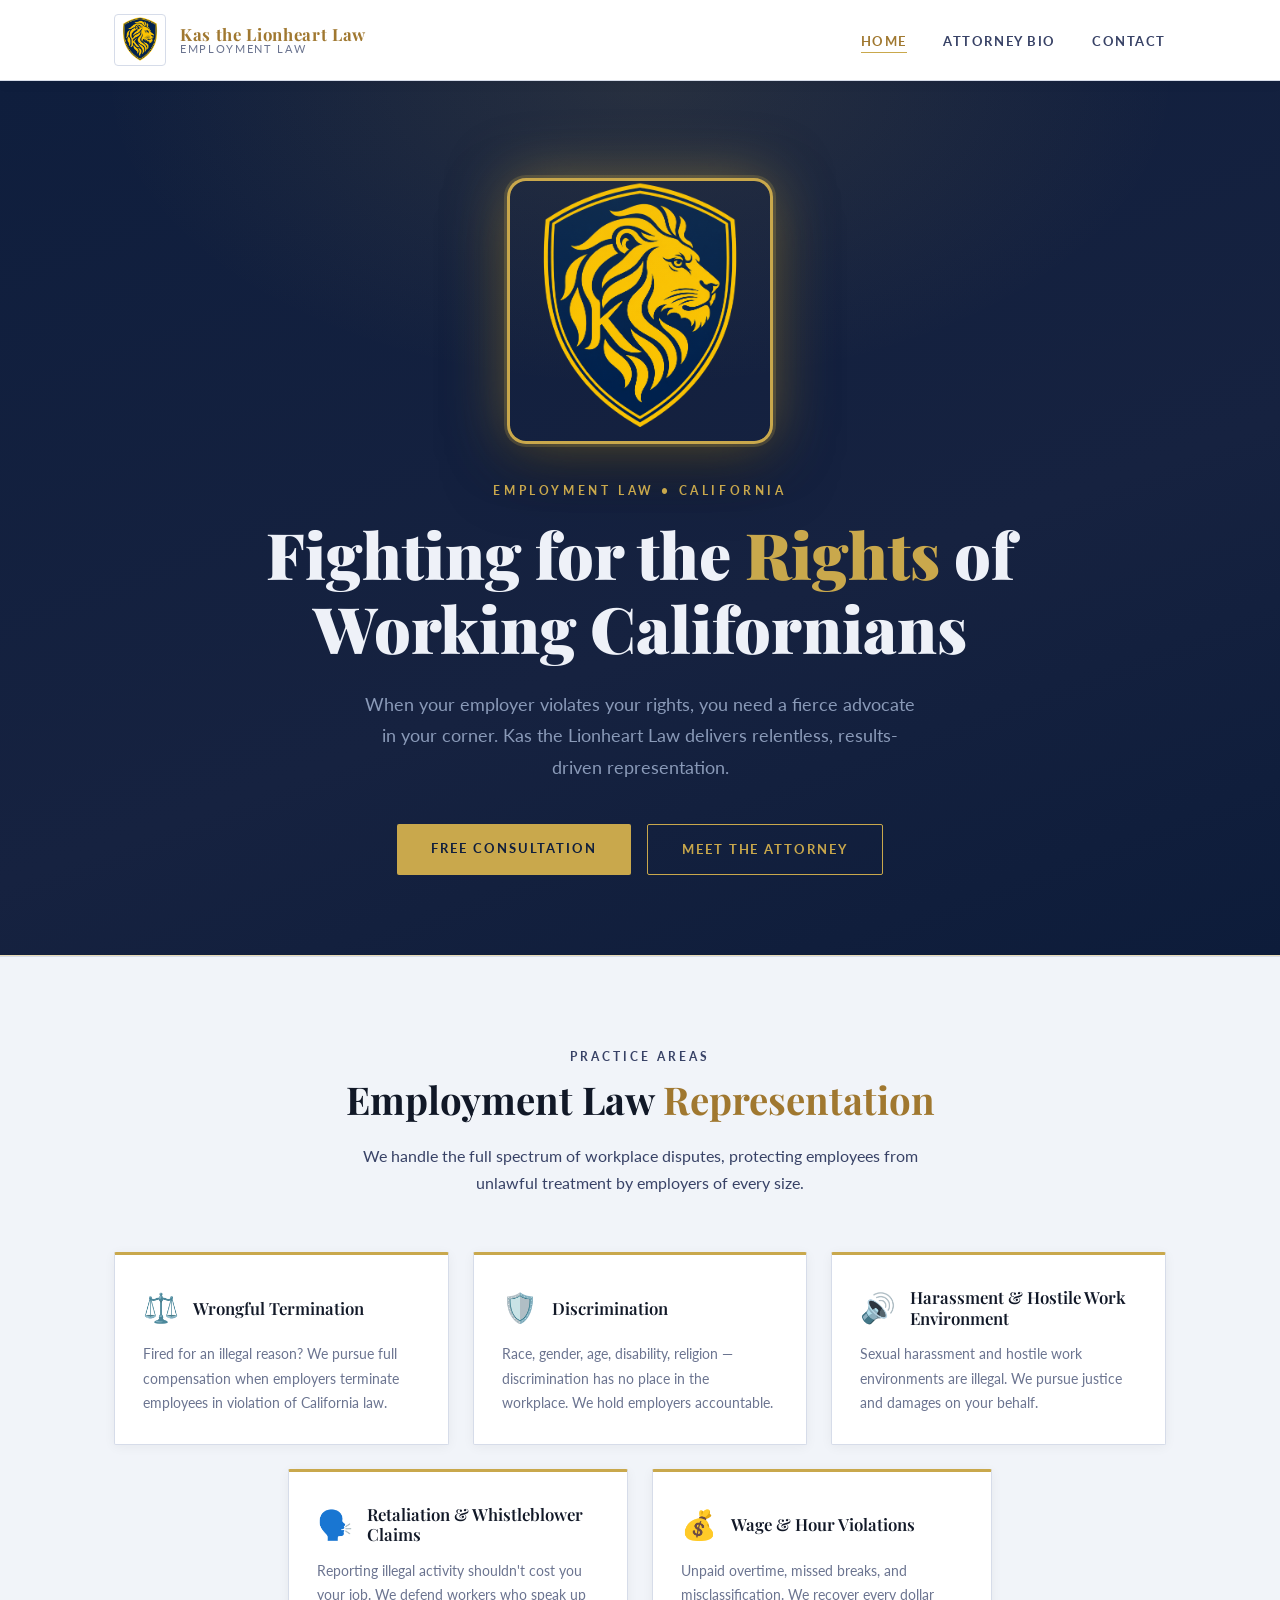
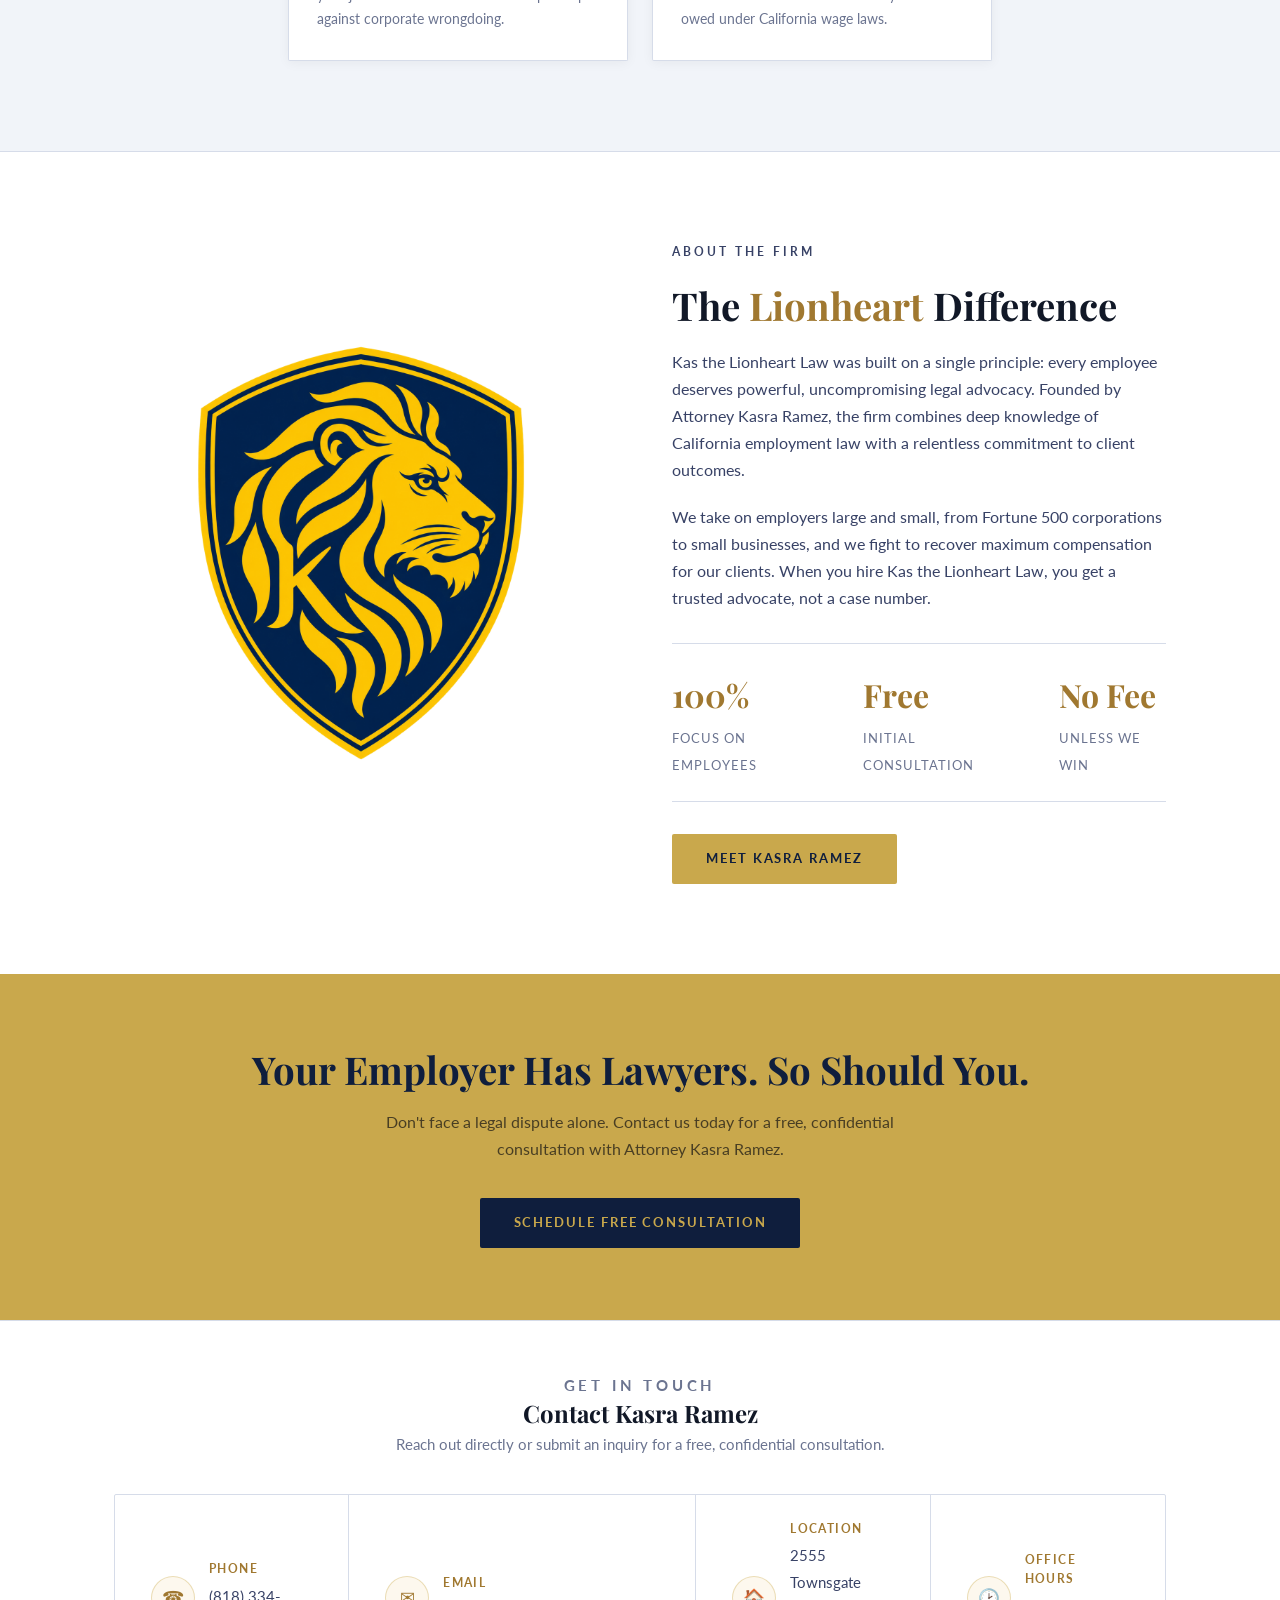
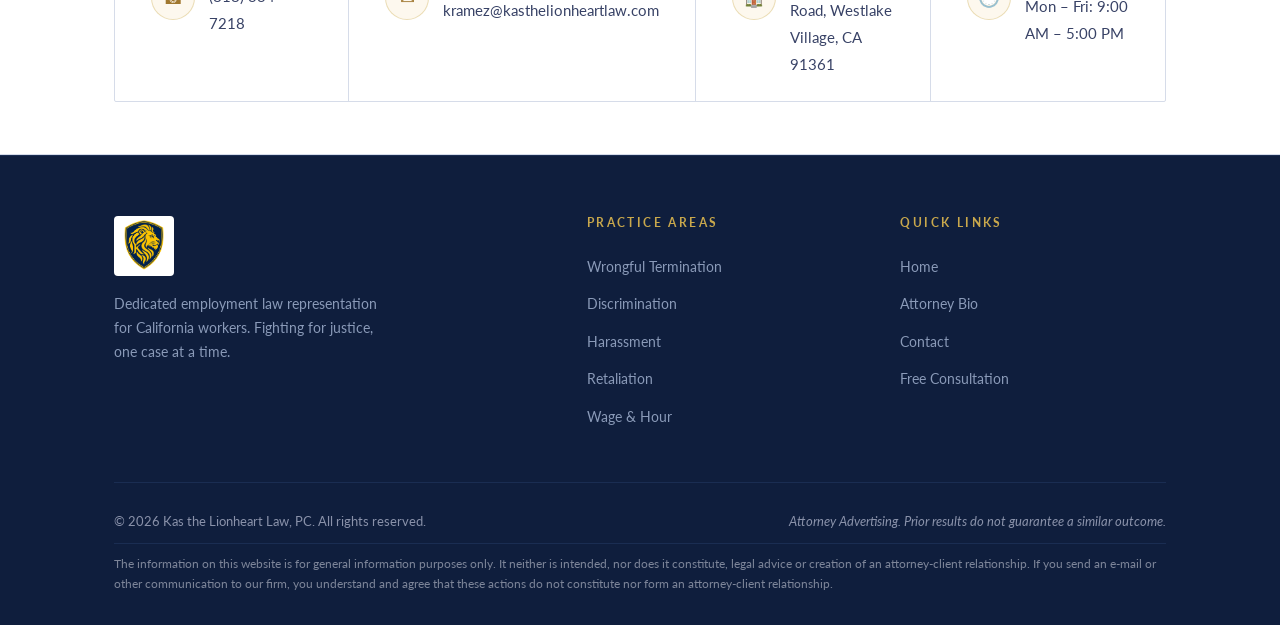
<file: index.html>
<!DOCTYPE html>
<html lang="en">
<head>
  <meta charset="UTF-8" />
  <meta name="viewport" content="width=device-width, initial-scale=1.0" />
  <title>Kas the Lionheart Law | Employment Law Attorney California</title>
  <meta name="description" content="Kas the Lionheart Law — Aggressive employment law representation in California. Attorney Kasra Ramez fights for workers' rights." />
  <link rel="stylesheet" href="styles.css" />
</head>
<body>

  <!-- ===== NAVIGATION ===== -->
  <nav class="navbar">
    <div class="container">
      <a href="index.html" class="navbar-brand">
        <img src="images/logo.png" alt="Kas the Lionheart Law Logo" />
        <div class="brand-text">
          <span class="firm-name">Kas the Lionheart Law</span>
          <span class="firm-sub">Employment Law</span>
        </div>
      </a>
      <ul class="nav-links">
        <li><a href="index.html" class="active">Home</a></li>
        <li><a href="bio.html">Attorney Bio</a></li>
        <li><a href="contact.html">Contact</a></li>
      </ul>
    </div>
  </nav>

  <!-- ===== HERO ===== -->
  <section class="hero">
    <div class="container">
      <div class="hero-logo-wrap">
        <img src="images/logo.png" alt="Kas the Lionheart Law" />
      </div>
      <p class="hero-eyebrow">Employment Law &bull; California</p>
      <h1>
        Fighting for the <em>Rights</em> of Working Californians
      </h1>
      <p class="hero-tagline">
        When your employer violates your rights, you need a fierce advocate in your corner.
        Kas the Lionheart Law delivers relentless, results-driven representation.
      </p>
      <div class="hero-cta">
        <a href="contact.html" class="btn btn-gold">Free Consultation</a>
        <a href="bio.html" class="btn btn-outline">Meet the Attorney</a>
      </div>
    </div>
  </section>

  <hr class="gold-rule" />

  <!-- ===== SERVICES ===== -->
  <section class="services">
    <div class="container">
      <div class="services-header">
        <p class="section-label">Practice Areas</p>
        <h2 class="section-title">Employment Law <span>Representation</span></h2>
        <p style="max-width:560px;margin:0 auto;font-size:1rem;">
          We handle the full spectrum of workplace disputes, protecting employees
          from unlawful treatment by employers of every size.
        </p>
      </div>
      <div class="services-grid">

        <div class="service-card">
          <div class="service-icon">⚖️</div>
          <h3>Wrongful Termination</h3>
          <p>Fired for an illegal reason? We pursue full compensation when employers terminate employees in violation of California law.</p>
        </div>

        <div class="service-card">
          <div class="service-icon">🛡️</div>
          <h3>Discrimination</h3>
          <p>Race, gender, age, disability, religion — discrimination has no place in the workplace. We hold employers accountable.</p>
        </div>

        <div class="service-card">
          <div class="service-icon">🔊</div>
          <h3>Harassment &amp; Hostile Work Environment</h3>
          <p>Sexual harassment and hostile work environments are illegal. We pursue justice and damages on your behalf.</p>
        </div>

        <div class="service-card">
          <div class="service-icon">🗣️</div>
          <h3>Retaliation &amp; Whistleblower Claims</h3>
          <p>Reporting illegal activity shouldn't cost you your job. We defend workers who speak up against corporate wrongdoing.</p>
        </div>

        <div class="service-card">
          <div class="service-icon">💰</div>
          <h3>Wage &amp; Hour Violations</h3>
          <p>Unpaid overtime, missed breaks, and misclassification. We recover every dollar owed under California wage laws.</p>
        </div>

      </div>
    </div>
  </section>

  <!-- ===== ABOUT STRIP ===== -->
  <section class="about-strip">
    <div class="container">
      <div class="about-strip-img">
        <img src="images/logo.png" alt="Kas the Lionheart Law" />
      </div>
      <div class="about-strip-text">
        <p class="section-label">About the Firm</p>
        <h2 class="section-title">The <span>Lionheart</span> Difference</h2>
        <p>
          Kas the Lionheart Law was built on a single principle: every employee deserves
          powerful, uncompromising legal advocacy. Founded by Attorney Kasra Ramez,
          the firm combines deep knowledge of California employment law with a
          relentless commitment to client outcomes.
        </p>
        <p>
          We take on employers large and small, from Fortune 500 corporations to
          small businesses, and we fight to recover maximum compensation for our clients.
          When you hire Kas the Lionheart Law, you get a trusted advocate, not a
          case number.
        </p>
        <div class="stat-row">
          <div class="stat-item">
            <strong>100%</strong>
            <span>Focus on Employees</span>
          </div>
          <div class="stat-item">
            <strong>Free</strong>
            <span>Initial Consultation</span>
          </div>
          <div class="stat-item">
            <strong>No Fee</strong>
            <span>Unless We Win</span>
          </div>
        </div>
        <a href="bio.html" class="btn btn-gold">Meet Kasra Ramez</a>
      </div>
    </div>
  </section>

  <!-- ===== CTA BANNER ===== -->
  <section class="cta-banner">
    <div class="container">
      <h2>Your Employer Has Lawyers. <span style="color:var(--dark)">So Should You.</span></h2>
      <p>
        Don't face a legal dispute alone. Contact us today for a free,
        confidential consultation with Attorney Kasra Ramez.
      </p>
      <a href="contact.html" class="btn btn-gold">Schedule Free Consultation</a>
    </div>
  </section>

  <!-- ===== CONTACT INFO STRIP ===== -->
  <section class="home-contact-strip">
    <div class="container">
      <div class="home-contact-strip-header">
        <p class="section-label">Get in Touch</p>
        <h2>Contact Kasra Ramez</h2>
        <p>Reach out directly or submit an inquiry for a free, confidential consultation.</p>
      </div>
      <div class="home-contact-items">
        <div class="home-contact-item">
          <div class="home-contact-item-icon">&#9742;</div>
          <div class="home-contact-item-text">
            <strong>Phone</strong>
            <a href="tel:818334-7218">(818) 334-7218</a>
          </div>
        </div>
        <div class="home-contact-item">
          <div class="home-contact-item-icon">&#9993;</div>
          <div class="home-contact-item-text">
            <strong>Email</strong>
            <a href="mailto:kramez@kasthelionheartlaw.com">kramez@kasthelionheartlaw.com</a>
          </div>
        </div>
        <div class="home-contact-item">
          <div class="home-contact-item-icon">&#127968;</div>
          <div class="home-contact-item-text">
            <strong>Location</strong>
            <span>2555 Townsgate Road, Westlake Village, CA 91361</span>
          </div>
        </div>
        <div class="home-contact-item">
          <div class="home-contact-item-icon">&#128337;</div>
          <div class="home-contact-item-text">
            <strong>Office Hours</strong>
            <span>Mon &ndash; Fri: 9:00 AM &ndash; 5:00 PM</span>
          </div>
        </div>
      </div>
    </div>
  </section>

  <!-- ===== FOOTER ===== -->
  <footer class="footer">
    <div class="container">
      <div class="footer-grid">

        <div class="footer-brand">
          <img src="images/logo.png" alt="Kas the Lionheart Law" />
          <p>Dedicated employment law representation for California workers. Fighting for justice, one case at a time.</p>
        </div>

        <div class="footer-col">
          <h4>Practice Areas</h4>
          <ul>
            <li><a href="#">Wrongful Termination</a></li>
            <li><a href="#">Discrimination</a></li>
            <li><a href="#">Harassment</a></li>
            <li><a href="#">Retaliation</a></li>
            <li><a href="#">Wage &amp; Hour</a></li>
          </ul>
        </div>

        <div class="footer-col">
          <h4>Quick Links</h4>
          <ul>
            <li><a href="index.html">Home</a></li>
            <li><a href="bio.html">Attorney Bio</a></li>
            <li><a href="contact.html">Contact</a></li>
            <li><a href="contact.html">Free Consultation</a></li>
          </ul>
        </div>

      </div>

      <div class="footer-bottom">
        <div class="footer-bottom-top">
          <p>&copy; 2026 Kas the Lionheart Law, PC. All rights reserved.</p>
          <p class="footer-advert">Attorney Advertising. Prior results do not guarantee a similar outcome.</p>
        </div>
        <p class="disclaimer">
          The information on this website is for general information purposes only. It neither is intended, nor does it constitute, legal advice or creation of an attorney-client relationship. If you send an e-mail or other communication to our firm, you understand and agree that these actions do not constitute nor form an attorney-client relationship.
        </p>
      </div>
    </div>
  </footer>

</body>
</html>
</file>
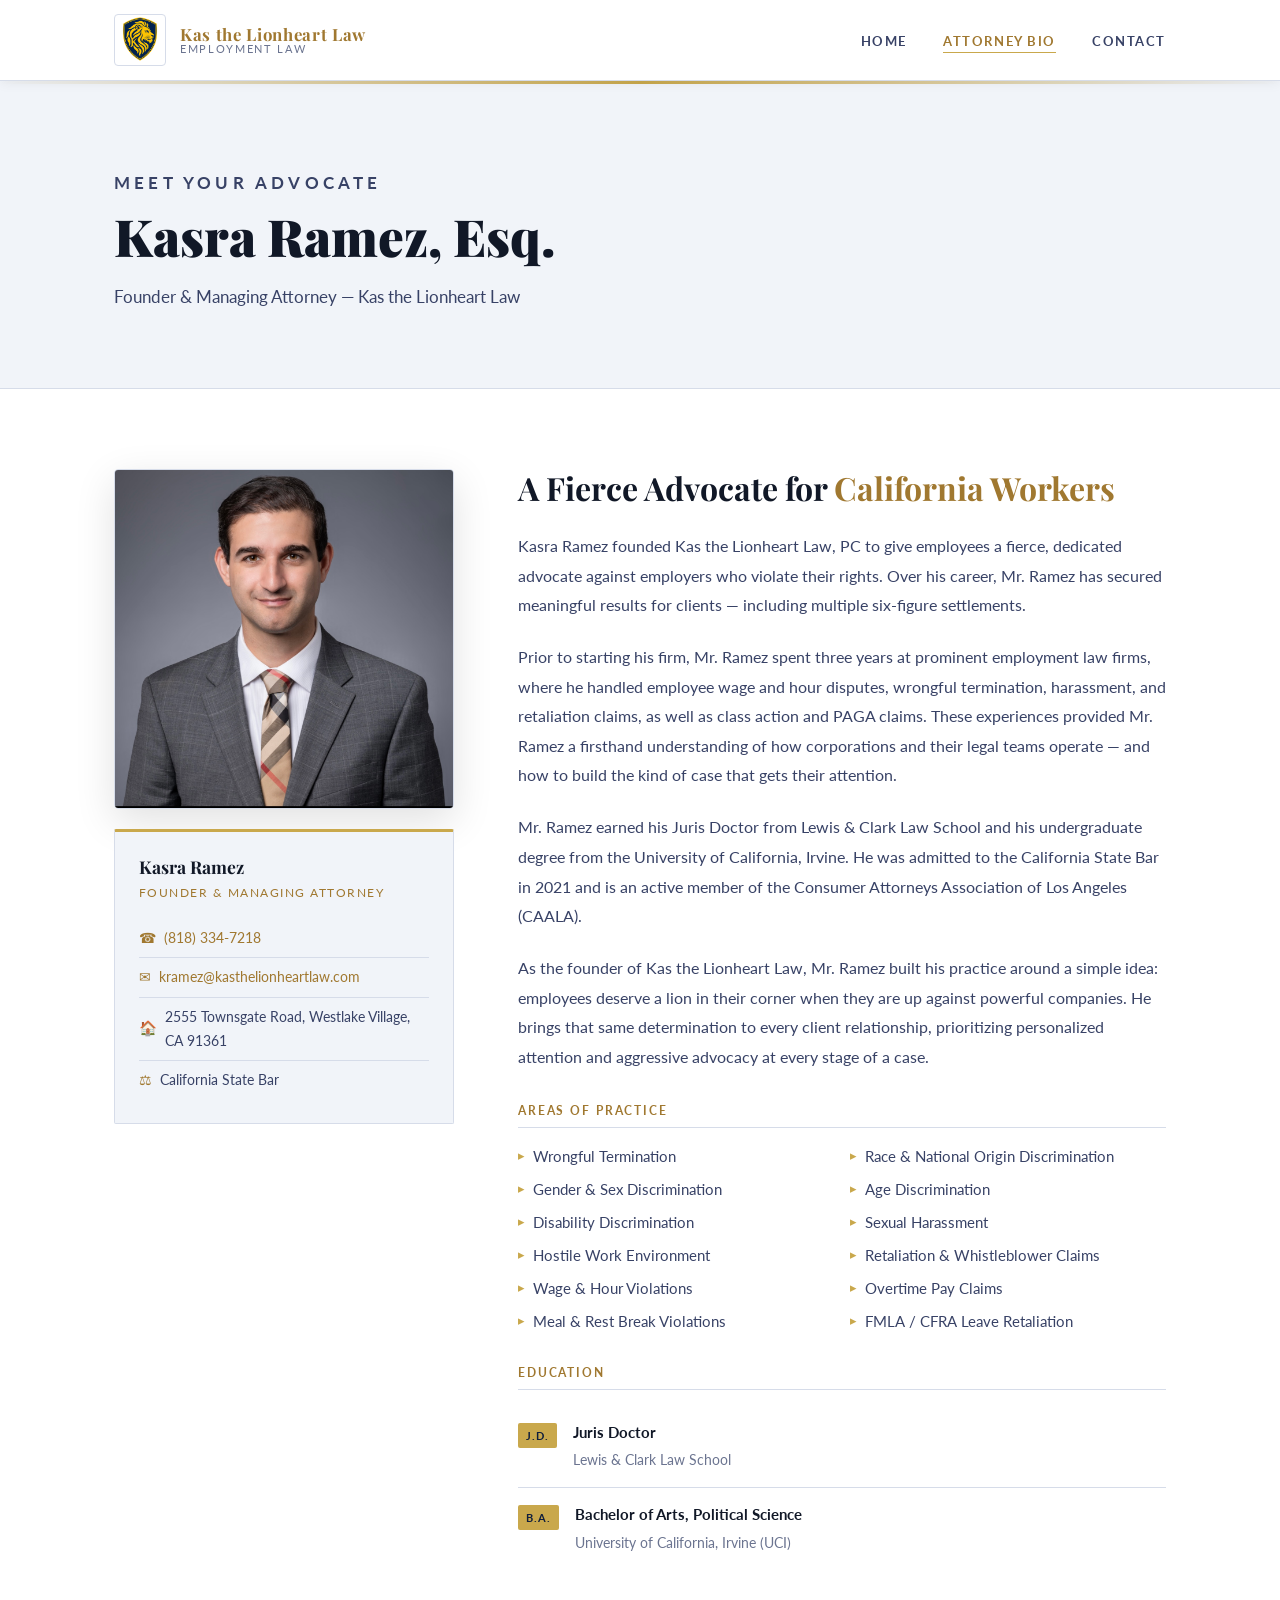
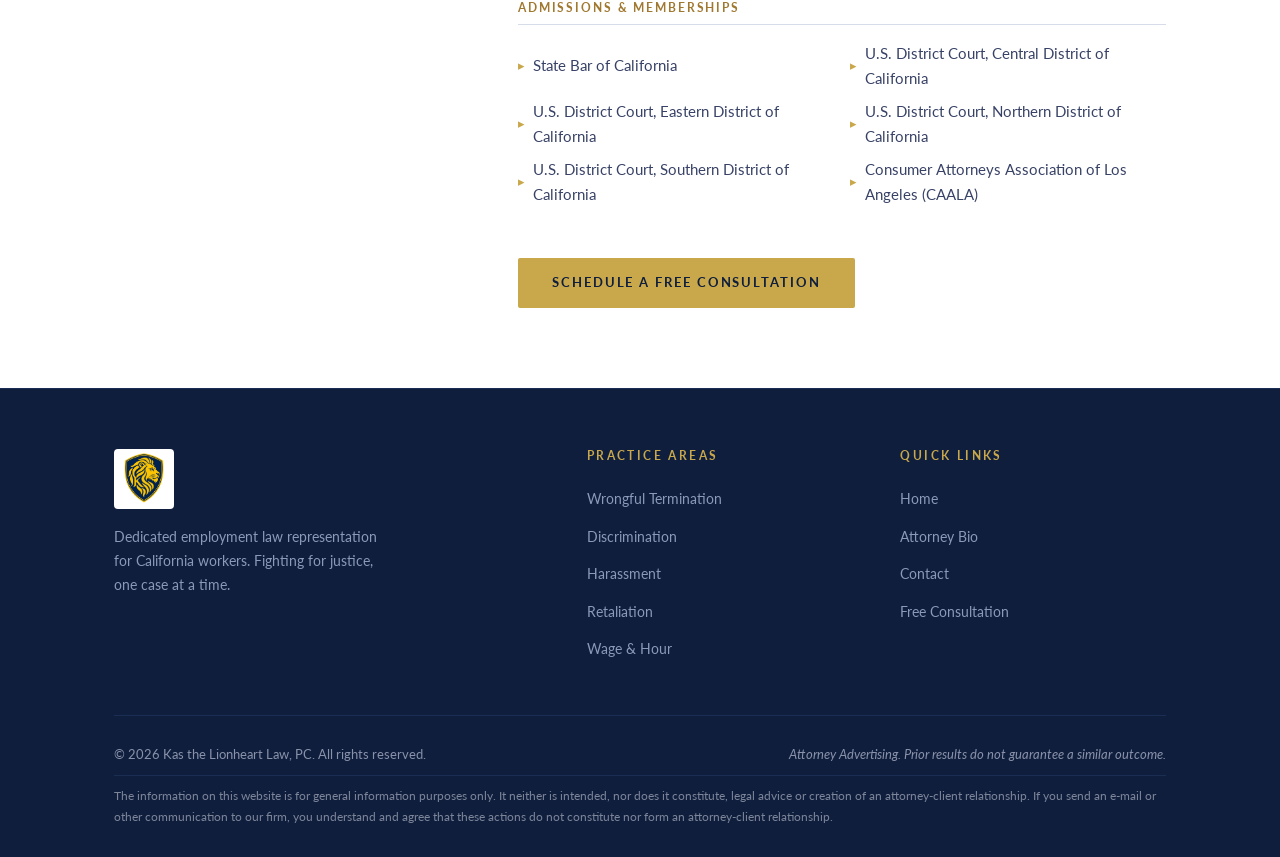
<file: bio.html>
<!DOCTYPE html>
<html lang="en">
<head>
  <meta charset="UTF-8" />
  <meta name="viewport" content="width=device-width, initial-scale=1.0" />
  <title>Attorney Bio — Kasra Ramez | Kas the Lionheart Law</title>
  <meta name="description" content="Learn about Attorney Kasra Ramez, founder of Kas the Lionheart Law, an aggressive employment law firm serving California workers." />
  <link rel="stylesheet" href="styles.css" />
</head>
<body>

  <!-- ===== NAVIGATION ===== -->
  <nav class="navbar">
    <div class="container">
      <a href="index.html" class="navbar-brand">
        <img src="images/logo.png" alt="Kas the Lionheart Law Logo" />
        <div class="brand-text">
          <span class="firm-name">Kas the Lionheart Law</span>
          <span class="firm-sub">Employment Law</span>
        </div>
      </a>
      <ul class="nav-links">
        <li><a href="index.html">Home</a></li>
        <li><a href="bio.html" class="active">Attorney Bio</a></li>
        <li><a href="contact.html">Contact</a></li>
      </ul>
    </div>
  </nav>

  <!-- ===== PAGE HEADER ===== -->
  <header class="page-header">
    <div class="container">
      <p class="section-label">Meet Your Advocate</p>
      <h1>Kasra Ramez, Esq.</h1>
      <p>Founder &amp; Managing Attorney &mdash; Kas the Lionheart Law</p>
    </div>
  </header>

  <!-- ===== BIO SECTION ===== -->
  <section class="bio-section">
    <div class="container">

      <!-- Portrait & Quick Info Sidebar -->
      <div class="bio-portrait-wrap">
        <div class="bio-portrait">
          <img src="images/profile.jpg" alt="Kasra Ramez, Employment Law Attorney" />
        </div>

        <div class="bio-card-info">
          <h3>Kasra Ramez</h3>
          <p class="title">Founder &amp; Managing Attorney</p>
          <ul>
            <li>
              <span class="icon">&#9742;</span>
              <a href="tel:8183347218">(818) 334-7218</a>
            </li>
            <li>
              <span class="icon">&#9993;</span>
              <a href="mailto:kramez@kasthelionheartlaw.com">kramez@kasthelionheartlaw.com</a>
            </li>
            <li>
              <span class="icon">&#127968;</span>
              <span>2555 Townsgate Road, Westlake Village, CA 91361</span>
            </li>
            <li>
              <span class="icon">&#9878;</span>
              <span>California State Bar</span>
            </li>
          </ul>
        </div>
      </div>

      <!-- Bio Content -->
      <div class="bio-content">

        <h2>A Fierce Advocate for <span>California Workers</span></h2>

        <p>
          Kasra Ramez founded Kas the Lionheart Law, PC to give employees a fierce, dedicated
          advocate against employers who violate their rights. Over his career, Mr. Ramez has
          secured meaningful results for clients — including multiple six-figure settlements.
        </p>

        <p>
          Prior to starting his firm, Mr. Ramez spent three years at prominent employment law
          firms, where he handled employee wage and hour disputes, wrongful termination,
          harassment, and retaliation claims, as well as class action and PAGA claims. These
          experiences provided Mr. Ramez a firsthand understanding of how corporations and
          their legal teams operate — and how to build the kind of case that gets their attention.
        </p>

        <p>
          Mr. Ramez earned his Juris Doctor from Lewis &amp; Clark Law School and his
          undergraduate degree from the University of California, Irvine. He was admitted to
          the California State Bar in 2021 and is an active member of the Consumer Attorneys
          Association of Los Angeles (CAALA).
        </p>

        <p>
          As the founder of Kas the Lionheart Law, Mr. Ramez built his practice around a
          simple idea: employees deserve a lion in their corner when they are up against
          powerful companies. He brings that same determination to every client relationship,
          prioritizing personalized attention and aggressive advocacy at every stage of a case.
        </p>

        <h3>Areas of Practice</h3>

        <ul class="practice-list">
          <li>Wrongful Termination</li>
          <li>Race &amp; National Origin Discrimination</li>
          <li>Gender &amp; Sex Discrimination</li>
          <li>Age Discrimination</li>
          <li>Disability Discrimination</li>
          <li>Sexual Harassment</li>
          <li>Hostile Work Environment</li>
          <li>Retaliation &amp; Whistleblower Claims</li>
          <li>Wage &amp; Hour Violations</li>
          <li>Overtime Pay Claims</li>
          <li>Meal &amp; Rest Break Violations</li>
          <li>FMLA / CFRA Leave Retaliation</li>
        </ul>

        <h3>Education</h3>

        <ul class="edu-list">
          <li>
            <span class="edu-badge">J.D.</span>
            <div class="edu-info">
              <strong>Juris Doctor</strong>
              <span>Lewis & Clark Law School</span>
            </div>
          </li>
          <li>
            <span class="edu-badge">B.A.</span>
            <div class="edu-info">
              <strong>Bachelor of Arts, Political Science</strong>
              <span>University of California, Irvine (UCI)</span>
            </div>
          </li>
        </ul>

        <h3>Admissions &amp; Memberships</h3>

        <ul class="practice-list">
          <li>State Bar of California</li>
          <li>U.S. District Court, Central District of California</li>
          <li> U.S. District Court, Eastern District of California</li>
            <li>U.S. District Court, Northern District of California</li>
            <li>U.S. District Court, Southern District of California</li>
            <li>Consumer Attorneys Association of Los Angeles (CAALA)</li>
        </ul>

        <br />
        <a href="contact.html" class="btn btn-gold">Schedule a Free Consultation</a>

      </div>
    </div>
  </section>

  <!-- ===== FOOTER ===== -->
  <footer class="footer">
    <div class="container">
      <div class="footer-grid">

        <div class="footer-brand">
          <img src="images/logo.png" alt="Kas the Lionheart Law" />
          <p>Dedicated employment law representation for California workers. Fighting for justice, one case at a time.</p>
        </div>

        <div class="footer-col">
          <h4>Practice Areas</h4>
          <ul>
            <li><a href="#">Wrongful Termination</a></li>
            <li><a href="#">Discrimination</a></li>
            <li><a href="#">Harassment</a></li>
            <li><a href="#">Retaliation</a></li>
            <li><a href="#">Wage &amp; Hour</a></li>
          </ul>
        </div>

        <div class="footer-col">
          <h4>Quick Links</h4>
          <ul>
            <li><a href="index.html">Home</a></li>
            <li><a href="bio.html">Attorney Bio</a></li>
            <li><a href="contact.html">Contact</a></li>
            <li><a href="contact.html">Free Consultation</a></li>
          </ul>
        </div>

      </div>

      <div class="footer-bottom">
        <div class="footer-bottom-top">
          <p>&copy; 2026 Kas the Lionheart Law, PC. All rights reserved.</p>
          <p class="footer-advert">Attorney Advertising. Prior results do not guarantee a similar outcome.</p>
        </div>
        <p class="disclaimer">
          The information on this website is for general information purposes only. It neither is intended, nor does it constitute, legal advice or creation of an attorney-client relationship. If you send an e-mail or other communication to our firm, you understand and agree that these actions do not constitute nor form an attorney-client relationship.
        </p>
      </div>
    </div>
  </footer>

</body>
</html>
</file>
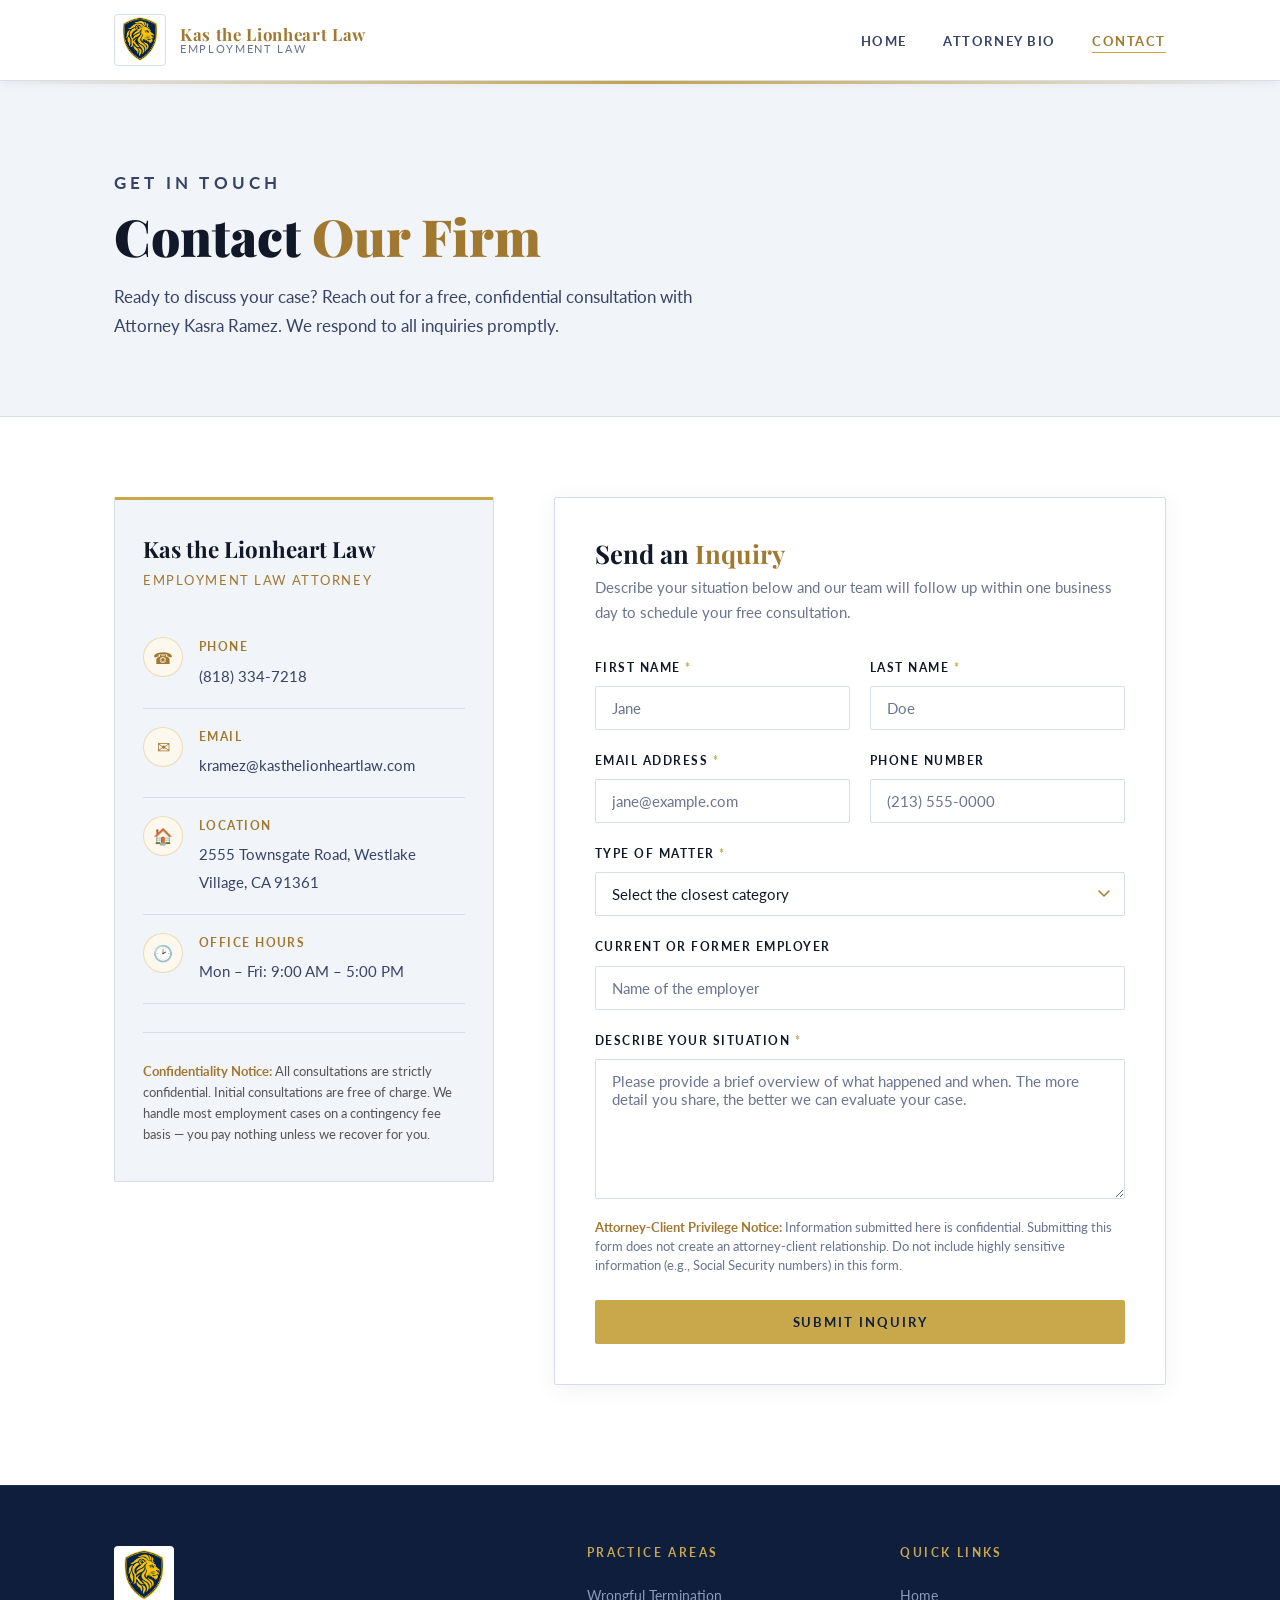
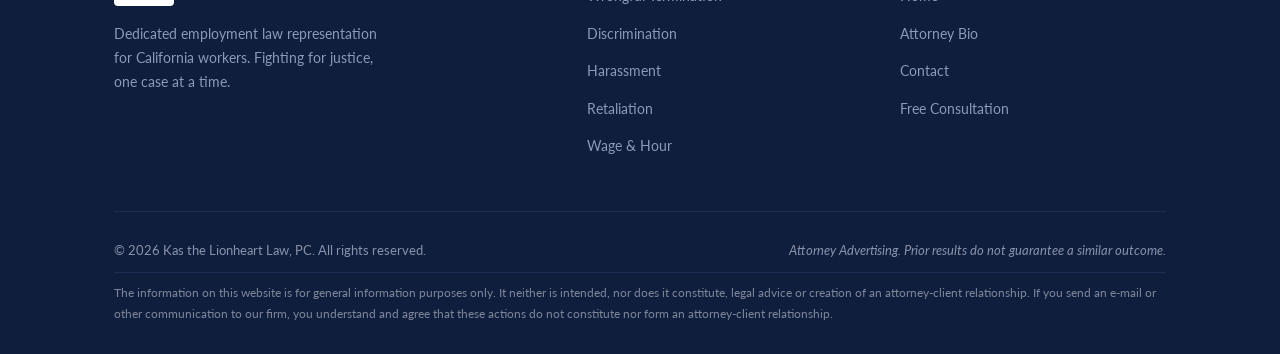
<file: contact.html>
<!DOCTYPE html>
<html lang="en">
<head>
  <meta charset="UTF-8" />
  <meta name="viewport" content="width=device-width, initial-scale=1.0" />
  <title>Contact Us | Kas the Lionheart Law</title>
  <meta name="description" content="Contact Attorney Kasra Ramez at Kas the Lionheart Law. Call (818) 334-7218 or submit an inquiry for a free employment law consultation." />
  <link rel="stylesheet" href="styles.css" />
</head>
<body>

  <!-- ===== NAVIGATION ===== -->
  <nav class="navbar">
    <div class="container">
      <a href="index.html" class="navbar-brand">
        <img src="images/logo.png" alt="Kas the Lionheart Law Logo" />
        <div class="brand-text">
          <span class="firm-name">Kas the Lionheart Law</span>
          <span class="firm-sub">Employment Law</span>
        </div>
      </a>
      <ul class="nav-links">
        <li><a href="index.html">Home</a></li>
        <li><a href="bio.html">Attorney Bio</a></li>
        <li><a href="contact.html" class="active">Contact</a></li>
      </ul>
    </div>
  </nav>

  <!-- ===== PAGE HEADER ===== -->
  <header class="page-header">
    <div class="container">
      <p class="section-label">Get in Touch</p>
      <h1>Contact <span style="color:var(--gold-dark)">Our Firm</span></h1>
      <p>
        Ready to discuss your case? Reach out for a free, confidential consultation
        with Attorney Kasra Ramez. We respond to all inquiries promptly.
      </p>
    </div>
  </header>

  <!-- ===== CONTACT SECTION ===== -->
  <section class="contact-section">
    <div class="container">
      <div class="contact-grid">

        <!-- Contact Info Sidebar -->
        <div class="contact-info-card">
          <h2>Kas the Lionheart Law</h2>
          <p class="sub">Employment Law Attorney</p>

          <div class="contact-detail">
            <div class="contact-detail-icon">&#9742;</div>
            <div class="contact-detail-text">
              <strong>Phone</strong>
              <a href="tel:8183347218">(818) 334-7218</a>
            </div>
          </div>

          <div class="contact-detail">
            <div class="contact-detail-icon">&#9993;</div>
            <div class="contact-detail-text">
              <strong>Email</strong>
              <a href="mailto:kramez@kasthelionheartlaw.com">kramez@kasthelionheartlaw.com</a>
            </div>
          </div>

          <div class="contact-detail">
            <div class="contact-detail-icon">&#127968;</div>
            <div class="contact-detail-text">
              <strong>Location</strong>
              <span>2555 Townsgate Road, Westlake Village, CA 91361</span>
            </div>
          </div>

          <div class="contact-detail">
            <div class="contact-detail-icon">&#128337;</div>
            <div class="contact-detail-text">
              <strong>Office Hours</strong>
              <span>Mon – Fri: 9:00 AM – 5:00 PM</span>
            </div>
          </div>

          <div style="margin-top:28px;padding-top:28px;border-top:1px solid var(--border);">
            <p style="font-size:0.82rem;color:#555;margin:0;line-height:1.6;">
              <strong style="color:var(--gold-dark);">Confidentiality Notice:</strong>
              All consultations are strictly confidential. Initial consultations are free of charge.
              We handle most employment cases on a contingency fee basis — you pay nothing unless we recover for you.
            </p>
          </div>
        </div>

        <!-- Inquiry Form -->
        <div class="form-card">
          <h2>Send an <span style="color:var(--gold-dark)">Inquiry</span></h2>
          <p class="sub-text">
            Describe your situation below and our team will follow up within one business day
            to schedule your free consultation.
          </p>

          <form id="inquiryForm" novalidate>

            <div class="form-row">
              <div class="form-group">
                <label for="firstName">First Name <span style="color:var(--gold)">*</span></label>
                <input type="text" id="firstName" name="firstName" placeholder="Jane" required />
              </div>
              <div class="form-group">
                <label for="lastName">Last Name <span style="color:var(--gold)">*</span></label>
                <input type="text" id="lastName" name="lastName" placeholder="Doe" required />
              </div>
            </div>

            <div class="form-row">
              <div class="form-group">
                <label for="email">Email Address <span style="color:var(--gold)">*</span></label>
                <input type="email" id="email" name="email" placeholder="jane@example.com" required />
              </div>
              <div class="form-group">
                <label for="phone">Phone Number</label>
                <input type="tel" id="phone" name="phone" placeholder="(213) 555-0000" />
              </div>
            </div>

            <div class="form-group">
              <label for="matterType">Type of Matter <span style="color:var(--gold)">*</span></label>
              <select id="matterType" name="matterType" required>
                <option value="" disabled selected>Select the closest category</option>
                <option value="wrongful-termination">Wrongful Termination</option>
                <option value="discrimination">Discrimination</option>
                <option value="harassment">Harassment / Hostile Work Environment</option>
                <option value="retaliation">Retaliation / Whistleblower</option>
                <option value="wage-hour">Wage &amp; Hour Violation</option>
                <option value="contract">Employment Contract / Severance</option>
                <option value="fmla">FMLA / CFRA Leave Issues</option>
                <option value="other">Other Employment Matter</option>
              </select>
            </div>

            <div class="form-group">
              <label for="employer">Current or Former Employer</label>
              <input type="text" id="employer" name="employer" placeholder="Name of the employer" />
            </div>

            <div class="form-group">
              <label for="message">Describe Your Situation <span style="color:var(--gold)">*</span></label>
              <textarea id="message" name="message" placeholder="Please provide a brief overview of what happened and when. The more detail you share, the better we can evaluate your case." required></textarea>
            </div>

            <p class="form-disclaimer">
              <strong>Attorney-Client Privilege Notice:</strong>
              Information submitted here is confidential. Submitting this form does not create
              an attorney-client relationship. Do not include highly sensitive information
              (e.g., Social Security numbers) in this form.
            </p>

            <button type="submit" class="btn btn-gold" style="width:100%;text-align:center;">
              Submit Inquiry
            </button>

            <div class="form-success" id="formSuccess">
              &#10003;&nbsp; Thank you! Your inquiry has been sent to our office.
              Attorney Ramez or a member of our team will be in touch within one business day.
            </div>

          </form>
        </div>

      </div>
    </div>
  </section>

  <!-- ===== FOOTER ===== -->
  <footer class="footer">
    <div class="container">
      <div class="footer-grid">

        <div class="footer-brand">
          <img src="images/logo.png" alt="Kas the Lionheart Law" />
          <p>Dedicated employment law representation for California workers. Fighting for justice, one case at a time.</p>
        </div>

        <div class="footer-col">
          <h4>Practice Areas</h4>
          <ul>
            <li><a href="#">Wrongful Termination</a></li>
            <li><a href="#">Discrimination</a></li>
            <li><a href="#">Harassment</a></li>
            <li><a href="#">Retaliation</a></li>
            <li><a href="#">Wage &amp; Hour</a></li>
          </ul>
        </div>

        <div class="footer-col">
          <h4>Quick Links</h4>
          <ul>
            <li><a href="index.html">Home</a></li>
            <li><a href="bio.html">Attorney Bio</a></li>
            <li><a href="contact.html">Contact</a></li>
            <li><a href="contact.html">Free Consultation</a></li>
          </ul>
        </div>

      </div>

      <div class="footer-bottom">
        <div class="footer-bottom-top">
          <p>&copy; 2026 Kas the Lionheart Law, PC. All rights reserved.</p>
          <p class="footer-advert">Attorney Advertising. Prior results do not guarantee a similar outcome.</p>
        </div>
        <p class="disclaimer">
          The information on this website is for general information purposes only. It neither is intended, nor does it constitute, legal advice or creation of an attorney-client relationship. If you send an e-mail or other communication to our firm, you understand and agree that these actions do not constitute nor form an attorney-client relationship.
        </p>
      </div>
    </div>
  </footer>

  <!-- ===== FORM SCRIPT ===== -->
  <script>
    (function () {
      const form      = document.getElementById('inquiryForm');
      const successMsg = document.getElementById('formSuccess');
      const submitBtn  = form.querySelector('button[type="submit"]');

      form.addEventListener('submit', async function (e) {
        e.preventDefault();

        if (!form.checkValidity()) {
          form.reportValidity();
          return;
        }

        // Disable button while submitting
        submitBtn.disabled    = true;
        submitBtn.textContent = 'Sending\u2026';
        submitBtn.style.opacity = '0.7';

        const matterRaw = document.getElementById('matterType').value;
        const matterLabel = matterRaw.replace(/-/g, ' ').replace(/\b\w/g, c => c.toUpperCase());

        const payload = {          access_key: 'f1082a0d-e28f-4ba1-b320-a4a3f7e652ce',          _subject:   'New Client Inquiry \u2014 ' + matterLabel + ' | Kas the Lionheart Law',
          firstName:  document.getElementById('firstName').value.trim(),
          lastName:   document.getElementById('lastName').value.trim(),
          email:      document.getElementById('email').value.trim(),
          phone:      document.getElementById('phone').value.trim() || 'Not provided',
          matterType: matterLabel,
          employer:   document.getElementById('employer').value.trim() || 'Not provided',
          message:    document.getElementById('message').value.trim()
        };

        try {
          const response = await fetch('https://api.web3forms.com/submit', {
            method:  'POST',
            headers: { 'Content-Type': 'application/json', 'Accept': 'application/json' },
            body:    JSON.stringify(payload)
          });

          if (response.ok) {
            submitBtn.textContent   = 'Inquiry Sent';
            submitBtn.style.opacity = '0.6';
            successMsg.style.display = 'block';
            form.reset();
          } else {
            const json = await response.json().catch(() => ({}));
            const msg  = (json.errors || []).map(function(err){ return err.message; }).join(' ') ||
                         'Submission failed. Please try again.';
            throw new Error(msg);
          }
        } catch (err) {
          submitBtn.disabled      = false;
          submitBtn.textContent   = 'Submit Inquiry';
          submitBtn.style.opacity = '1';
          alert('Sorry, something went wrong: ' + err.message +
                '\n\nYou can also reach us directly at (818) 334-7218 or kramez@kasthelionheartlaw.com');
        }
      });
    })();
  </script>

</body>
</html>
</file>
<file: styles.css>
﻿/* ===========================
   KAS THE LIONHEART LAW
   Global Stylesheet
   Theme: White / Gold / Navy
   =========================== */

@import url('https://fonts.googleapis.com/css2?family=Playfair+Display:wght@400;600;700;900&family=Lato:wght@300;400;700&display=swap');

/* ---- Reset & Base ---- */
*, *::before, *::after {
  box-sizing: border-box;
  margin: 0;
  padding: 0;
}

:root {
  /* Gold */
  --gold:        #c9a84c;
  --gold-light:  #d4b86a;
  --gold-dark:   #a07830;
  --gold-pale:   #fdf8ee;

  /* Page surfaces */
  --bg-white:    #ffffff;
  --bg-off:      #f1f4f9;
  --bg-card:     #ffffff;

  /* Dark surfaces - hero & footer only */
  --dark:        #0f1e3d;
  --dark-soft:   #162240;

  /* Text */
  --text:        #111827;
  --text-mid:    #384266;
  --text-muted:  #6b7490;

  /* Borders */
  --border:      #d6dce9;
  --border-dark: #1a2d52;
  --border-gold: rgba(201,168,76,0.35);

  /* White text (dark sections only) */
  --on-dark:     #eef1f8;
  --on-dark-dim: #8a9ab8;

  --font-serif:  'Playfair Display', Georgia, serif;
  --font-sans:   'Lato', Arial, sans-serif;
}

html { scroll-behavior: smooth; }

body {
  background-color: var(--bg-white);
  color: var(--text);
  font-family: var(--font-sans);
  font-size: 16px;
  line-height: 1.7;
  overflow-x: hidden;
}

a { color: var(--gold-dark); text-decoration: none; transition: color 0.25s ease; }
a:hover { color: var(--gold); }

img { max-width: 100%; height: auto; display: block; }

h1, h2, h3, h4 { font-family: var(--font-serif); line-height: 1.2; color: var(--text); }

p { color: var(--text-mid); margin-bottom: 1rem; }

.container { max-width: 1100px; margin: 0 auto; padding: 0 24px; }

.gold-rule { border: none; border-top: 1px solid var(--gold); opacity: 0.4; margin: 0; }

.section-label {
  font-family: var(--font-sans);
  font-size: 0.75rem;
  font-weight: 700;
  letter-spacing: 0.25em;
  text-transform: uppercase;
  color: var(--gold-dark);
  margin-bottom: 0.5rem;
}

.section-title { font-size: clamp(1.8rem, 3vw, 2.8rem); font-weight: 700; margin-bottom: 1.25rem; color: var(--text); }
.section-title span { color: var(--gold-dark); }

/* === NAVIGATION === */
.navbar {
  position: sticky; top: 0; z-index: 1000;
  background: var(--bg-white);
  border-bottom: 1px solid var(--border);
  padding: 14px 0;
  box-shadow: 0 2px 12px rgba(0,0,0,0.06);
}
.navbar .container { display: flex; align-items: center; justify-content: space-between; }
.navbar-brand { display: flex; align-items: center; gap: 14px; text-decoration: none; }
.navbar-brand img { height: 52px; width: auto; border-radius: 4px; padding: 2px; border: 1px solid var(--border); }
.brand-text { display: flex; flex-direction: column; line-height: 1.1; }
.brand-text .firm-name { font-family: var(--font-serif); font-size: 1.05rem; font-weight: 700; color: var(--gold-dark); letter-spacing: 0.04em; }
.brand-text .firm-sub { font-size: 0.7rem; letter-spacing: 0.15em; text-transform: uppercase; color: var(--text-muted); }
.nav-links { list-style: none; display: flex; gap: 36px; }
.nav-links a {
  font-family: var(--font-sans); font-size: 0.82rem; font-weight: 700;
  letter-spacing: 0.12em; text-transform: uppercase; color: var(--text-mid);
  position: relative; padding-bottom: 4px; transition: color 0.25s ease;
}
.nav-links a::after { content: ''; position: absolute; bottom: 0; left: 0; width: 0; height: 1px; background: var(--gold); transition: width 0.3s ease; }
.nav-links a:hover, .nav-links a.active { color: var(--gold-dark); }
.nav-links a:hover::after, .nav-links a.active::after { width: 100%; }

/* === HERO (dark - intentional) === */
.hero {
  position: relative;
  background: linear-gradient(160deg, var(--dark) 0%, #162240 60%, #0d1c3a 100%);
  padding: 100px 0 80px; overflow: hidden; text-align: center;
}
.hero::before {
  content: ''; position: absolute; inset: 0;
  background: radial-gradient(ellipse 60% 50% at 50% 0%, rgba(201,168,76,0.12) 0%, transparent 70%);
  pointer-events: none;
}
.hero-logo-wrap {
  display: block;
  width: 260px;
  max-width: calc(100% - 48px);
  margin: 0 auto 40px;
  border-radius: 16px;
  overflow: hidden;
  box-shadow: 0 0 0 3px var(--gold), 0 0 0 6px rgba(201,168,76,0.2), 0 0 60px rgba(201,168,76,0.5), 0 24px 64px rgba(0,0,0,0.5);
}
.hero-logo-wrap img { width: 100%; height: auto; display: block; }
.hero-eyebrow { font-family: var(--font-sans); font-size: 0.75rem; font-weight: 700; letter-spacing: 0.3em; text-transform: uppercase; color: var(--gold); margin-bottom: 16px; }
.hero h1 { font-size: clamp(2.2rem, 5vw, 4rem); font-weight: 900; max-width: 760px; margin: 0 auto 24px; line-height: 1.15; color: var(--on-dark); }
.hero h1 em { font-style: normal; color: var(--gold); }
.hero-tagline { font-size: 1.1rem; max-width: 560px; margin: 0 auto 40px; color: var(--on-dark-dim); line-height: 1.8; }
.hero-cta { display: flex; justify-content: center; gap: 16px; flex-wrap: wrap; }

/* === BUTTONS === */
.btn {
  display: inline-block; font-family: var(--font-sans); font-size: 0.8rem; font-weight: 700;
  letter-spacing: 0.15em; text-transform: uppercase; padding: 14px 34px;
  border-radius: 2px; border: none; cursor: pointer; transition: all 0.3s ease; text-decoration: none;
}
.btn-gold { background: var(--gold); color: var(--dark); }
.btn-gold:hover { background: var(--gold-light); color: var(--dark); box-shadow: 0 6px 24px rgba(201,168,76,0.4); transform: translateY(-1px); }
.btn-outline { background: transparent; color: var(--gold); border: 1px solid var(--gold); }
.btn-outline:hover { background: rgba(201,168,76,0.12); color: var(--gold-light); border-color: var(--gold-light); transform: translateY(-1px); }

/* === SERVICES === */
.services { padding: 90px 0; background: var(--bg-off); border-top: 1px solid var(--border); border-bottom: 1px solid var(--border); }
.services-header { text-align: center; margin-bottom: 56px; }
.services-header p { color: var(--text-mid); }
.services-grid { display: flex; flex-wrap: wrap; gap: 24px; justify-content: center; }
.services-grid .service-card { flex: 1 1 280px; max-width: 340px; width: 100%; }
.service-card {
  background: var(--bg-card); border: 1px solid var(--border); border-top: 3px solid var(--gold);
  padding: 28px; border-radius: 2px; box-shadow: 0 2px 12px rgba(0,0,0,0.05);
  transition: transform 0.3s ease, box-shadow 0.3s ease;
  display: grid;
  grid-template-columns: auto 1fr;
  grid-template-rows: auto auto;
  column-gap: 14px;
  align-items: center;
}
.service-card:hover { transform: translateY(-4px); box-shadow: 0 12px 36px rgba(0,0,0,0.1); }
.service-icon { font-size: 1.8rem; margin-bottom: 0; grid-column: 1; grid-row: 1; align-self: center; }
.service-card h3 { font-size: 1.05rem; font-weight: 600; margin-bottom: 0; color: var(--text); grid-column: 2; grid-row: 1; align-self: center; }
.service-card p { font-size: 0.9rem; color: var(--text-muted); margin: 10px 0 0 0; grid-column: 1 / -1; grid-row: 2; }

/* === ABOUT STRIP === */
.about-strip { padding: 90px 0; background: var(--bg-white); }
.about-strip .container { display: grid; grid-template-columns: 1fr 1fr; gap: 64px; align-items: center; }
.about-strip-img { display: flex; align-items: center; justify-content: center; }
.about-strip-img img { width: 100%; max-width: 440px; margin: 0 auto; display: block; }
.about-strip-img::before { display: none; }
.about-strip-img::after { display: none; }
.about-strip-text .section-title { margin-bottom: 20px; }
.about-strip-text p { color: var(--text-mid); margin-bottom: 1.2rem; }
.stat-row { display: flex; gap: 40px; margin: 32px 0; padding: 24px 0; border-top: 1px solid var(--border); border-bottom: 1px solid var(--border); }
.stat-item strong { display: block; font-family: var(--font-serif); font-size: 2rem; color: var(--gold-dark); }
.stat-item span { font-size: 0.8rem; letter-spacing: 0.08em; text-transform: uppercase; color: var(--text-muted); }

/* === CTA BANNER (gold background) === */
.cta-banner { background: var(--gold); padding: 72px 0; text-align: center; }
.cta-banner h2 { font-size: clamp(1.6rem, 3vw, 2.4rem); margin-bottom: 16px; color: var(--dark); }
.cta-banner p { max-width: 520px; margin: 0 auto 36px; color: rgba(30,27,22,0.75); }
.cta-banner .btn-gold { background: var(--dark); color: var(--gold); }
.cta-banner .btn-gold:hover { background: var(--dark-soft); color: var(--gold-light); box-shadow: 0 6px 24px rgba(0,0,0,0.3); }

/* === PAGE HEADER (inner pages) === */
.page-header { background: var(--bg-off); border-bottom: 1px solid var(--border); padding: 72px 0 60px; position: relative; overflow: hidden; }
.page-header::before { content: ''; position: absolute; top: 0; left: 0; right: 0; height: 3px; background: linear-gradient(90deg, transparent, var(--gold), transparent); }
.page-header .container { position: relative; z-index: 1; }
.page-header .section-label { margin-bottom: 8px; }
.page-header h1 { font-size: clamp(2rem, 4vw, 3.2rem); font-weight: 900; color: var(--text); }
.page-header p { max-width: 580px; margin-top: 16px; font-size: 1.05rem; color: var(--text-mid); }

/* === BIO PAGE === */
.bio-section { padding: 80px 0; background: var(--bg-white); }
.bio-section .container { display: grid; grid-template-columns: 340px 1fr; gap: 64px; align-items: start; }
.bio-portrait-wrap { position: sticky; top: 100px; }
.bio-portrait { width: 100%; border-radius: 4px; overflow: hidden; box-shadow: 0 12px 40px rgba(0,0,0,0.12); border: 1px solid var(--border); }
.bio-portrait img { width: 100%; height: auto; display: block; }
.bio-card-info { background: var(--bg-off); border: 1px solid var(--border); border-top: 3px solid var(--gold); padding: 24px; margin-top: 20px; border-radius: 2px; }
.bio-card-info h3 { font-size: 1.1rem; color: var(--text); margin-bottom: 4px; }
.bio-card-info .title { font-size: 0.78rem; letter-spacing: 0.12em; text-transform: uppercase; color: var(--gold-dark); margin-bottom: 16px; }
.bio-card-info ul { list-style: none; font-size: 0.88rem; }
.bio-card-info ul li { display: flex; align-items: center; gap: 8px; padding: 7px 0; border-bottom: 1px solid var(--border); color: var(--text-mid); }
.bio-card-info ul li:last-child { border-bottom: none; }
.bio-card-info ul li .icon { color: var(--gold-dark); font-size: 0.9rem; }
.bio-content h2 { font-size: clamp(1.5rem, 2.5vw, 2.2rem); margin-bottom: 24px; color: var(--text); }
.bio-content h2 span { color: var(--gold-dark); }
.bio-content p { font-size: 1rem; line-height: 1.85; color: var(--text-mid); margin-bottom: 1.4rem; }
.bio-content h3 { font-size: 0.78rem; color: var(--gold-dark); margin: 2rem 0 1rem; font-family: var(--font-sans); font-weight: 700; letter-spacing: 0.15em; text-transform: uppercase; padding-bottom: 8px; border-bottom: 1px solid var(--border); }
.practice-list { list-style: none; display: grid; grid-template-columns: 1fr 1fr; gap: 8px 16px; margin-bottom: 1.5rem; }
.practice-list li { display: flex; align-items: center; gap: 8px; font-size: 0.92rem; color: var(--text-mid); }
.practice-list li::before { content: '▸'; color: var(--gold); font-size: 0.8rem; flex-shrink: 0; }
.edu-list { list-style: none; }
.edu-list li { padding: 14px 0; border-bottom: 1px solid var(--border); display: flex; gap: 16px; align-items: flex-start; }
.edu-list li:last-child { border-bottom: none; }
.edu-badge { background: var(--gold); color: var(--dark); font-size: 0.7rem; font-weight: 700; letter-spacing: 0.08em; text-transform: uppercase; padding: 3px 8px; border-radius: 2px; white-space: nowrap; flex-shrink: 0; margin-top: 3px; }
.edu-info strong { display: block; color: var(--text); font-size: 0.95rem; }
.edu-info span { font-size: 0.85rem; color: var(--text-muted); }

/* === CONTACT PAGE === */
.contact-section { padding: 80px 0 100px; background: var(--bg-white); }
.contact-grid { display: grid; grid-template-columns: 380px 1fr; gap: 60px; align-items: start; }
.contact-info-card { background: var(--bg-off); border: 1px solid var(--border); border-top: 3px solid var(--gold); padding: 36px 28px; border-radius: 2px; position: sticky; top: 100px; }
.contact-info-card h2 { font-size: 1.4rem; margin-bottom: 6px; color: var(--text); }
.contact-info-card .sub { font-size: 0.82rem; letter-spacing: 0.12em; text-transform: uppercase; color: var(--gold-dark); margin-bottom: 28px; }
.contact-detail { display: flex; gap: 16px; align-items: flex-start; padding: 18px 0; border-bottom: 1px solid var(--border); }
.contact-detail:last-of-type { border-bottom: none; }
.contact-detail-icon { width: 40px; height: 40px; background: var(--gold-pale); border: 1px solid var(--border-gold); border-radius: 50%; display: flex; align-items: center; justify-content: center; flex-shrink: 0; font-size: 1rem; color: var(--gold-dark); }
.contact-detail-text strong { display: block; font-size: 0.75rem; letter-spacing: 0.12em; text-transform: uppercase; color: var(--gold-dark); margin-bottom: 4px; }
.contact-detail-text span, .contact-detail-text a { font-size: 0.95rem; color: var(--text-mid); }
.contact-detail-text a:hover { color: var(--gold-dark); }

/* --- Inquiry Form --- */
.form-card { background: var(--bg-white); border: 1px solid var(--border); border-radius: 2px; padding: 40px; box-shadow: 0 4px 24px rgba(0,0,0,0.06); }
.form-card h2 { font-size: 1.6rem; margin-bottom: 6px; color: var(--text); }
.form-card .sub-text { font-size: 0.92rem; color: var(--text-muted); margin-bottom: 32px; }
.form-row { display: grid; grid-template-columns: 1fr 1fr; gap: 20px; }
.form-group { margin-bottom: 20px; }
.form-group label { display: block; font-size: 0.78rem; font-weight: 700; letter-spacing: 0.12em; text-transform: uppercase; color: var(--text); margin-bottom: 8px; }
.form-group input, .form-group select, .form-group textarea { width: 100%; background: var(--bg-white); border: 1px solid var(--border); color: var(--text); font-family: var(--font-sans); font-size: 0.95rem; padding: 12px 16px; border-radius: 2px; outline: none; transition: border-color 0.25s ease, box-shadow 0.25s ease; appearance: none; }
.form-group input::placeholder, .form-group textarea::placeholder { color: var(--text-muted); }
.form-group input:focus, .form-group select:focus, .form-group textarea:focus { border-color: var(--gold); box-shadow: 0 0 0 3px rgba(201,168,76,0.12); }
.form-group select { background-image: url("data:image/svg+xml,%3Csvg xmlns='http://www.w3.org/2000/svg' width='12' height='8' viewBox='0 0 12 8'%3E%3Cpath d='M1 1l5 5 5-5' stroke='%23a07830' stroke-width='1.5' fill='none' stroke-linecap='round'/%3E%3C/svg%3E"); background-repeat: no-repeat; background-position: right 14px center; padding-right: 40px; cursor: pointer; }
.form-group select option { background: var(--bg-white); color: var(--text); }
.form-group textarea { resize: vertical; min-height: 140px; }
.form-disclaimer { font-size: 0.8rem; color: var(--text-muted); margin-top: -8px; margin-bottom: 24px; line-height: 1.5; }
.form-disclaimer strong { color: var(--gold-dark); }
.form-success { display: none; background: var(--gold-pale); border: 1px solid var(--border-gold); border-radius: 2px; padding: 20px 24px; margin-top: 20px; font-size: 0.95rem; color: var(--gold-dark); text-align: center; }

/* === HOME CONTACT STRIP === */
.home-contact-strip {
  background: var(--bg-white);
  border-top: 1px solid var(--border);
  border-bottom: 1px solid var(--border);
  padding: 52px 0;
}
.home-contact-strip-header {
  text-align: center;
  margin-bottom: 36px;
}
.home-contact-strip-header h2 { font-size: 1.5rem; color: var(--text); margin-bottom: 4px; }
.home-contact-strip-header p { margin: 0; font-size: 0.95rem; color: var(--text-muted); }
.home-contact-items {
  display: flex;
  justify-content: center;
  gap: 0;
  flex-wrap: wrap;
  border: 1px solid var(--border);
  border-radius: 2px;
  overflow: hidden;
}
.home-contact-item {
  display: flex;
  align-items: center;
  gap: 14px;
  padding: 24px 36px;
  flex: 1 1 220px;
  border-right: 1px solid var(--border);
}
.home-contact-item:last-child { border-right: none; }
.home-contact-item-icon {
  width: 44px; height: 44px; flex-shrink: 0;
  background: var(--gold-pale);
  border: 1px solid var(--border-gold);
  border-radius: 50%;
  display: flex; align-items: center; justify-content: center;
  font-size: 1.1rem; color: var(--gold-dark);
}
.home-contact-item-text strong {
  display: block;
  font-size: 0.72rem;
  font-weight: 700;
  letter-spacing: 0.12em;
  text-transform: uppercase;
  color: var(--gold-dark);
  margin-bottom: 3px;
}
.home-contact-item-text span,
.home-contact-item-text a {
  font-size: 0.92rem;
  color: var(--text-mid);
  text-decoration: none;
}
.home-contact-item-text a:hover { color: var(--gold-dark); }
@media (max-width: 640px) {
  .home-contact-item { border-right: none; border-bottom: 1px solid var(--border); }
  .home-contact-item:last-child { border-bottom: none; }
}

/* === FOOTER (dark - intentional contrast) === */
.footer { background: var(--dark); border-top: 1px solid var(--border-dark); padding: 60px 0 30px; }
.footer-grid { display: grid; grid-template-columns: 1.6fr 1fr 1fr; gap: 48px; padding-bottom: 48px; border-bottom: 1px solid var(--border-dark); }
.footer-brand img { height: 60px; background: #fff; border-radius: 4px; padding: 4px; margin-bottom: 16px; }
.footer-brand p { font-size: 0.88rem; color: var(--on-dark-dim); max-width: 280px; margin: 0; }
.footer-col h4 { font-family: var(--font-sans); font-size: 0.75rem; font-weight: 700; letter-spacing: 0.2em; text-transform: uppercase; color: var(--gold); margin-bottom: 16px; }
.footer-col ul { list-style: none; }
.footer-col ul li { padding: 5px 0; }
.footer-col ul li a { font-size: 0.9rem; color: var(--on-dark-dim); }
.footer-col ul li a:hover { color: var(--gold); }
.footer-bottom { display: flex; flex-direction: column; gap: 10px; padding-top: 28px; }
.footer-bottom-top { display: flex; justify-content: space-between; align-items: center; flex-wrap: wrap; gap: 10px; }
.footer-bottom p { font-size: 0.8rem; color: #8a92aa; margin: 0; }
.footer-advert { font-size: 0.78rem; color: #8a92aa; font-style: italic; margin: 0; }
.footer-bottom .disclaimer { font-size: 0.78rem; color: #7d8599; max-width: 100%; text-align: left; margin: 0; line-height: 1.65; border-top: 1px solid var(--border-dark); padding-top: 10px; }

/* === RESPONSIVE === */
@media (max-width: 900px) {
  .about-strip-img { display: none; }
  .about-strip .container { grid-template-columns: 1fr; }
  .about-strip-text { text-align: center; }
  .about-strip-text .stat-row { justify-content: center; }
  .about-strip-text .btn { display: block; text-align: center; }
  .bio-section .container { grid-template-columns: 1fr; }
  .bio-portrait-wrap { position: static; max-width: 320px; }
  .contact-grid { grid-template-columns: 1fr; }
  .contact-info-card { position: static; }
  .footer-grid { grid-template-columns: 1fr 1fr; }
}
@media (max-width: 640px) {
  .nav-links { display: none; }
  .form-row { grid-template-columns: 1fr; }
  .practice-list { grid-template-columns: 1fr; }
  .footer-grid { grid-template-columns: 1fr; }
  .stat-row { gap: 16px; }
  .stat-item strong { font-size: 1.4rem; }
  .stat-item span { font-size: 0.7rem; letter-spacing: 0.04em; }
  .footer-bottom { flex-direction: column; align-items: flex-start; }
  .footer-bottom .disclaimer { text-align: left; }
  .form-card { padding: 28px 20px; }
}
</file>
